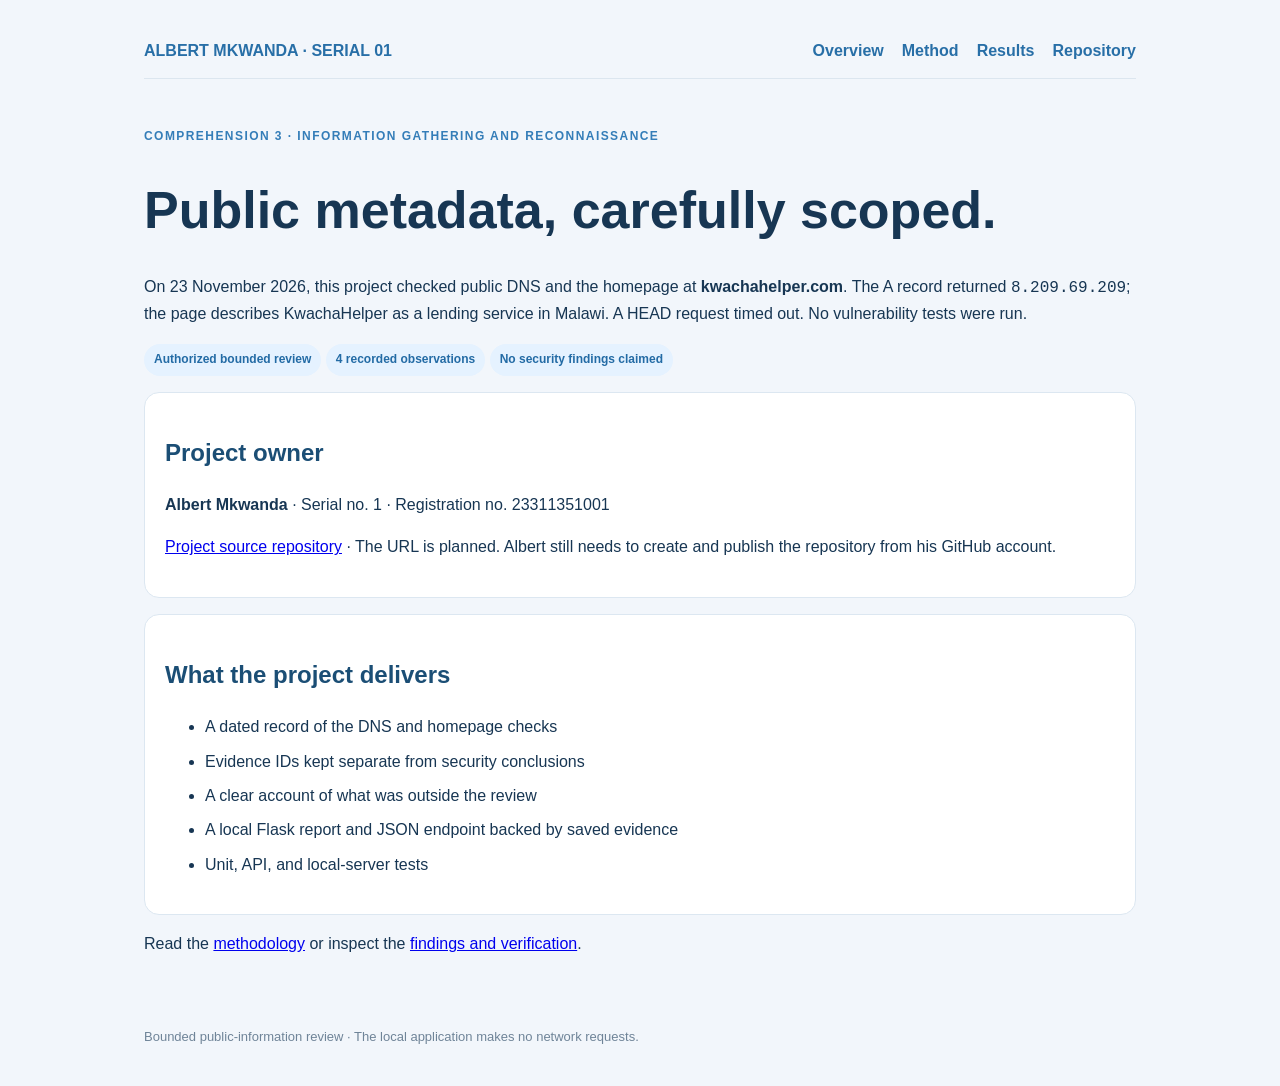
<file: docs/index.html>
<!doctype html>
<html lang="en"><head><meta charset="utf-8"><meta name="viewport" content="width=device-width,initial-scale=1"><meta name="description" content="Albert Mkwanda's authorized passive reconnaissance coursework project."><title>Overview · Information Gathering &amp; Reconnaissance</title><link rel="stylesheet" href="assets/site.css"></head>
<body><div class="wrap"><header class="nav"><a href="index.html">ALBERT MKWANDA · SERIAL 01</a><nav class="links"><a href="index.html">Overview</a><a href="methodology.html">Method</a><a href="results.html">Results</a><a href="https://github.com/AlbertMkwanda/information-gathering-and-reconnaissance">Repository</a></nav></header>
<main><p class="eyebrow">Comprehension 3 · Information Gathering and Reconnaissance</p><h1>Public metadata, carefully scoped.</h1><p>On 23 November 2026, this project checked public DNS and the homepage at <strong>kwachahelper.com</strong>. The A record returned <code>8.209.69.209</code>; the page describes KwachaHelper as a lending service in Malawi. A HEAD request timed out. No vulnerability tests were run.</p>
<p><span class="badge">Authorized bounded review</span> <span class="badge">4 recorded observations</span> <span class="badge">No security findings claimed</span></p>
<section class="panel"><h2>Project owner</h2><p><strong>Albert Mkwanda</strong> · Serial no. 1 · Registration no. 23311351001</p><p><a href="https://github.com/AlbertMkwanda/information-gathering-and-reconnaissance">Project source repository</a> · The URL is planned. Albert still needs to create and publish the repository from his GitHub account.</p></section>
<section class="panel"><h2>What the project delivers</h2><ul><li>A dated record of the DNS and homepage checks</li><li>Evidence IDs kept separate from security conclusions</li><li>A clear account of what was outside the review</li><li>A local Flask report and JSON endpoint backed by saved evidence</li><li>Unit, API, and local-server tests</li></ul></section>
<p>Read the <a href="methodology.html">methodology</a> or inspect the <a href="results.html">findings and verification</a>.</p></main><footer>Bounded public-information review · The local application makes no network requests.</footer></div></body></html>
</file>
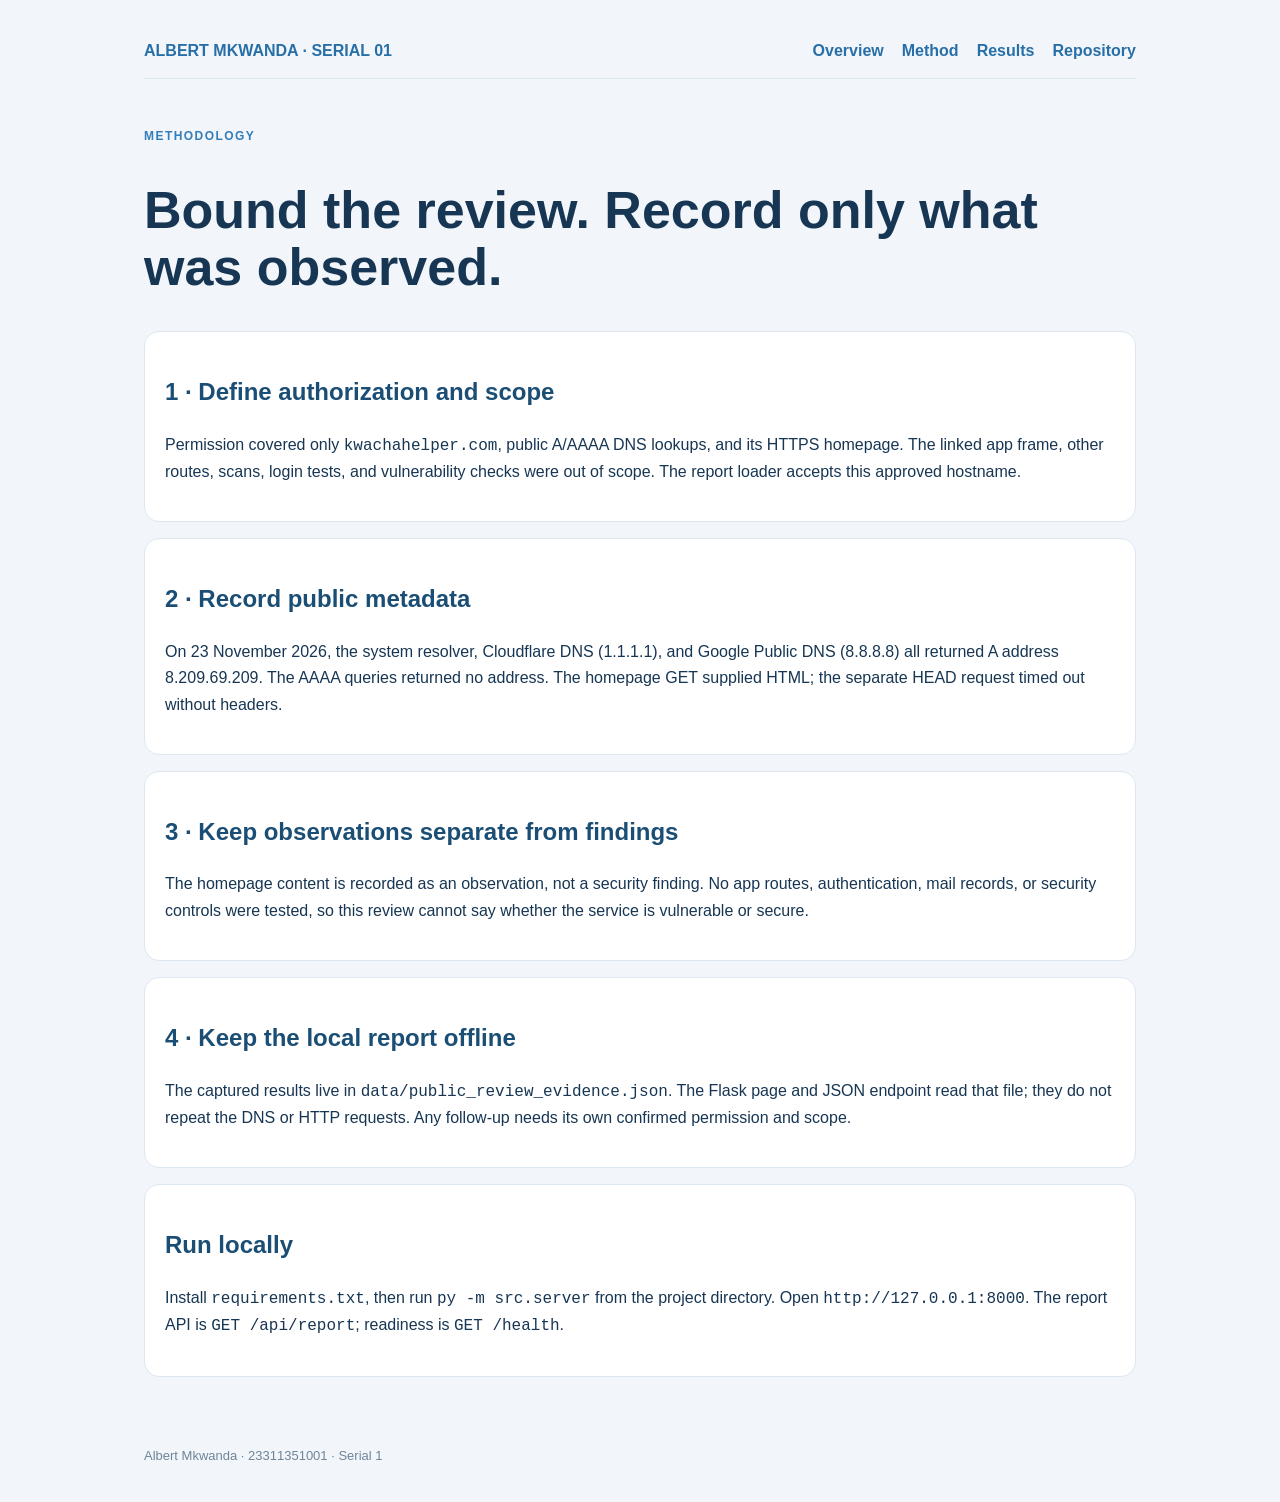
<file: docs/methodology.html>
<!doctype html>
<html lang="en"><head><meta charset="utf-8"><meta name="viewport" content="width=device-width,initial-scale=1"><title>Method · Information Gathering &amp; Reconnaissance</title><link rel="stylesheet" href="assets/site.css"></head>
<body><div class="wrap"><header class="nav"><a href="index.html">ALBERT MKWANDA · SERIAL 01</a><nav class="links"><a href="index.html">Overview</a><a href="methodology.html">Method</a><a href="results.html">Results</a><a href="https://github.com/AlbertMkwanda/information-gathering-and-reconnaissance">Repository</a></nav></header>
<main><p class="eyebrow">Methodology</p><h1>Bound the review. Record only what was observed.</h1>
<article><h2>1 · Define authorization and scope</h2><p>Permission covered only <code>kwachahelper.com</code>, public A/AAAA DNS lookups, and its HTTPS homepage. The linked app frame, other routes, scans, login tests, and vulnerability checks were out of scope. The report loader accepts this approved hostname.</p></article>
<article><h2>2 · Record public metadata</h2><p>On 23 November 2026, the system resolver, Cloudflare DNS (1.1.1.1), and Google Public DNS (8.8.8.8) all returned A address 8.209.69.209. The AAAA queries returned no address. The homepage GET supplied HTML; the separate HEAD request timed out without headers.</p></article>
<article><h2>3 · Keep observations separate from findings</h2><p>The homepage content is recorded as an observation, not a security finding. No app routes, authentication, mail records, or security controls were tested, so this review cannot say whether the service is vulnerable or secure.</p></article>
<article><h2>4 · Keep the local report offline</h2><p>The captured results live in <code>data/public_review_evidence.json</code>. The Flask page and JSON endpoint read that file; they do not repeat the DNS or HTTP requests. Any follow-up needs its own confirmed permission and scope.</p></article>
<section class="panel"><h2>Run locally</h2><p>Install <code>requirements.txt</code>, then run <code>py -m src.server</code> from the project directory. Open <code>http://127.0.0.1:8000</code>. The report API is <code>GET /api/report</code>; readiness is <code>GET /health</code>.</p></section>
</main><footer>Albert Mkwanda · 23311351001 · Serial 1</footer></div></body></html>
</file>
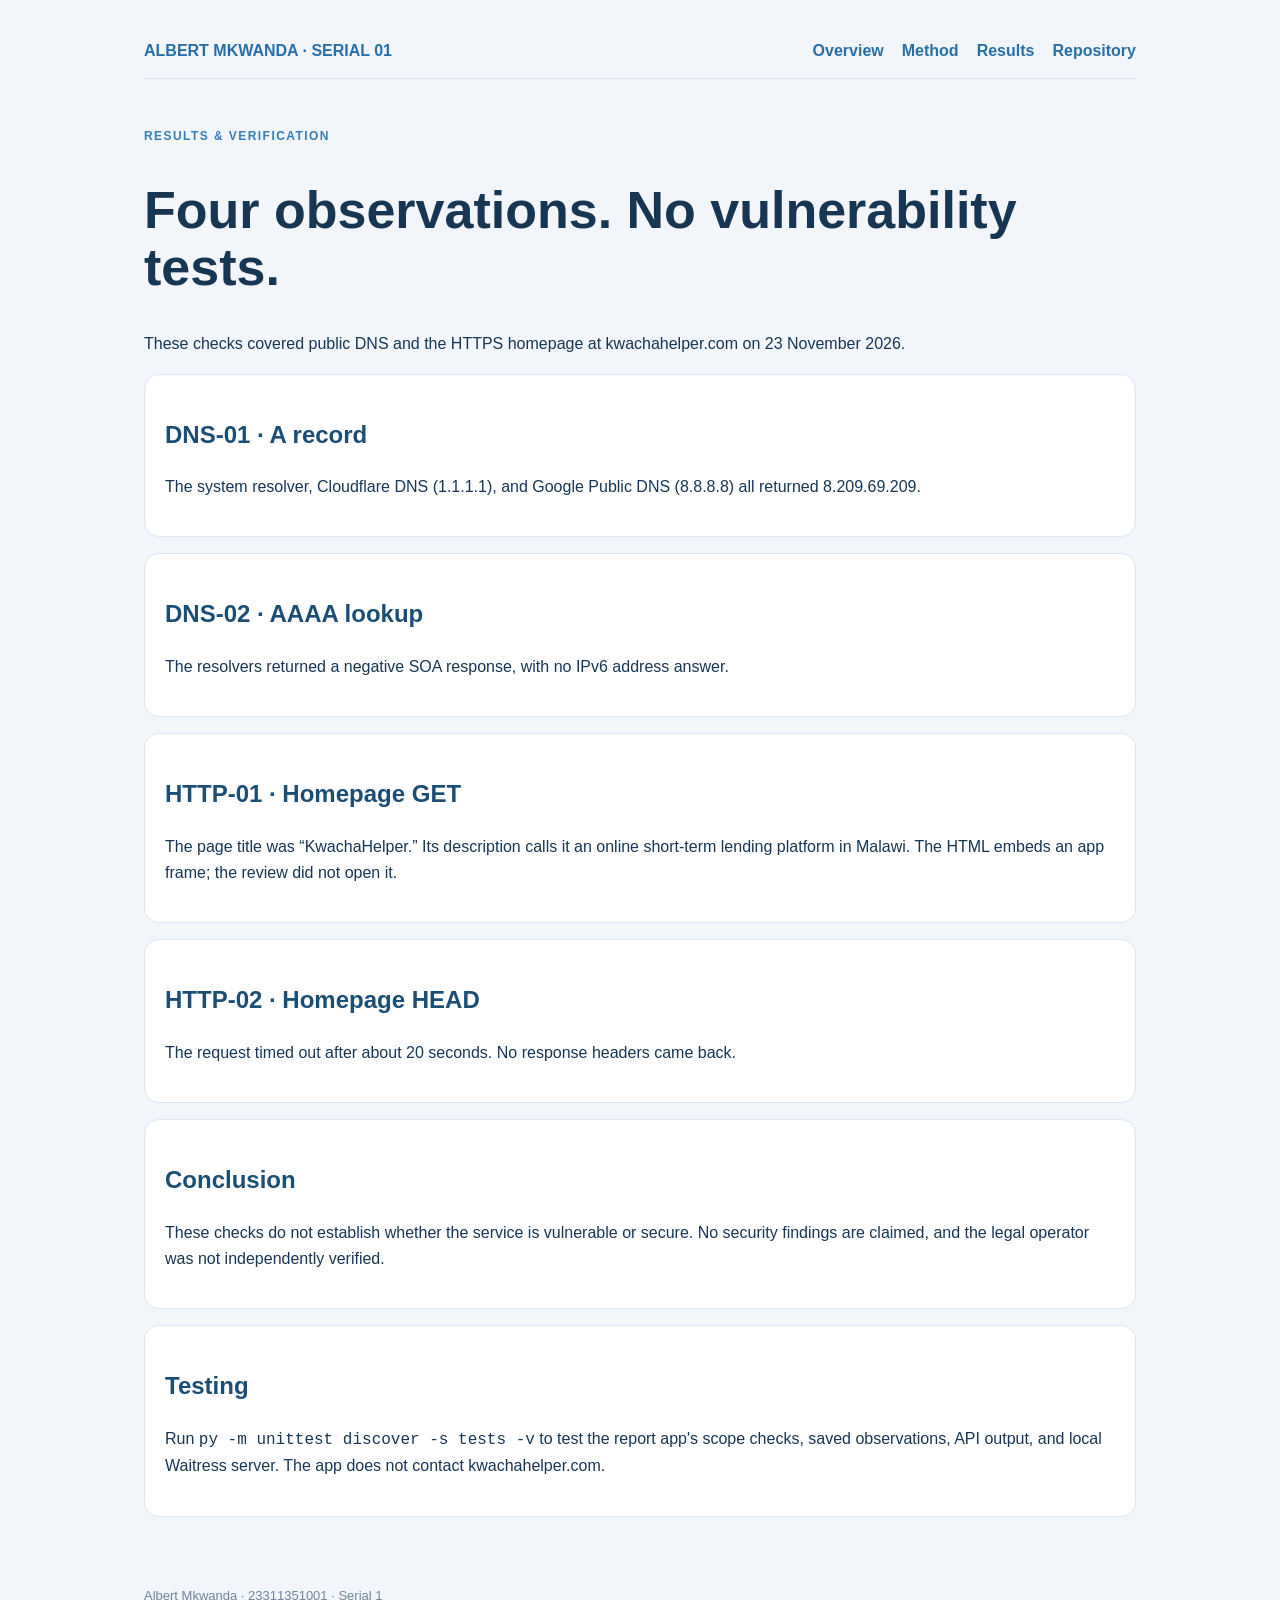
<file: docs/results.html>
<!doctype html>
<html lang="en"><head><meta charset="utf-8"><meta name="viewport" content="width=device-width,initial-scale=1"><title>Results · Information Gathering &amp; Reconnaissance</title><link rel="stylesheet" href="assets/site.css"></head>
<body><div class="wrap"><header class="nav"><a href="index.html">ALBERT MKWANDA · SERIAL 01</a><nav class="links"><a href="index.html">Overview</a><a href="methodology.html">Method</a><a href="results.html">Results</a><a href="https://github.com/AlbertMkwanda/information-gathering-and-reconnaissance">Repository</a></nav></header>
<main><p class="eyebrow">Results &amp; verification</p><h1>Four observations. No vulnerability tests.</h1><p>These checks covered public DNS and the HTTPS homepage at kwachahelper.com on 23 November 2026.</p>
<article><h2>DNS-01 · A record</h2><p>The system resolver, Cloudflare DNS (1.1.1.1), and Google Public DNS (8.8.8.8) all returned 8.209.69.209.</p></article>
<article><h2>DNS-02 · AAAA lookup</h2><p>The resolvers returned a negative SOA response, with no IPv6 address answer.</p></article>
<article><h2>HTTP-01 · Homepage GET</h2><p>The page title was “KwachaHelper.” Its description calls it an online short-term lending platform in Malawi. The HTML embeds an app frame; the review did not open it.</p></article>
<article><h2>HTTP-02 · Homepage HEAD</h2><p>The request timed out after about 20 seconds. No response headers came back.</p></article>
<section class="panel"><h2>Conclusion</h2><p>These checks do not establish whether the service is vulnerable or secure. No security findings are claimed, and the legal operator was not independently verified.</p></section>
<section class="panel"><h2>Testing</h2><p>Run <code>py -m unittest discover -s tests -v</code> to test the report app's scope checks, saved observations, API output, and local Waitress server. The app does not contact kwachahelper.com.</p></section>
</main><footer>Albert Mkwanda · 23311351001 · Serial 1</footer></div></body></html>
</file>
<file: docs/assets/site.css>
*{box-sizing:border-box}body{margin:0;background:#f2f6fb;color:#173653;font:16px/1.65 "Segoe UI",Arial,sans-serif}.wrap{max-width:1040px;margin:0 auto;padding:24px}.nav{display:flex;justify-content:space-between;gap:18px;align-items:center;padding:14px 0;border-bottom:1px solid #dce6ef}.nav a{color:#286fa7;text-decoration:none;font-weight:700}.nav .links{display:flex;gap:18px;flex-wrap:wrap}main{padding:36px 0}.eyebrow{color:#347db8;font-size:12px;font-weight:800;letter-spacing:.12em;text-transform:uppercase}h1{font-size:clamp(34px,6vw,52px);line-height:1.1}h2{color:#1b4e75}article,.panel{margin:16px 0;padding:20px;border:1px solid #dce7f1;border-radius:15px;background:white}.badge{display:inline-block;padding:6px 10px;border-radius:999px;background:#e5f2ff;color:#236ba5;font-size:12px;font-weight:700}li{margin:8px 0}table{width:100%;border-collapse:collapse;background:#fff}th,td{padding:10px;border:1px solid #dce7f1;text-align:left}footer{padding:16px 0;color:#6f8498;font-size:13px}
</file>
